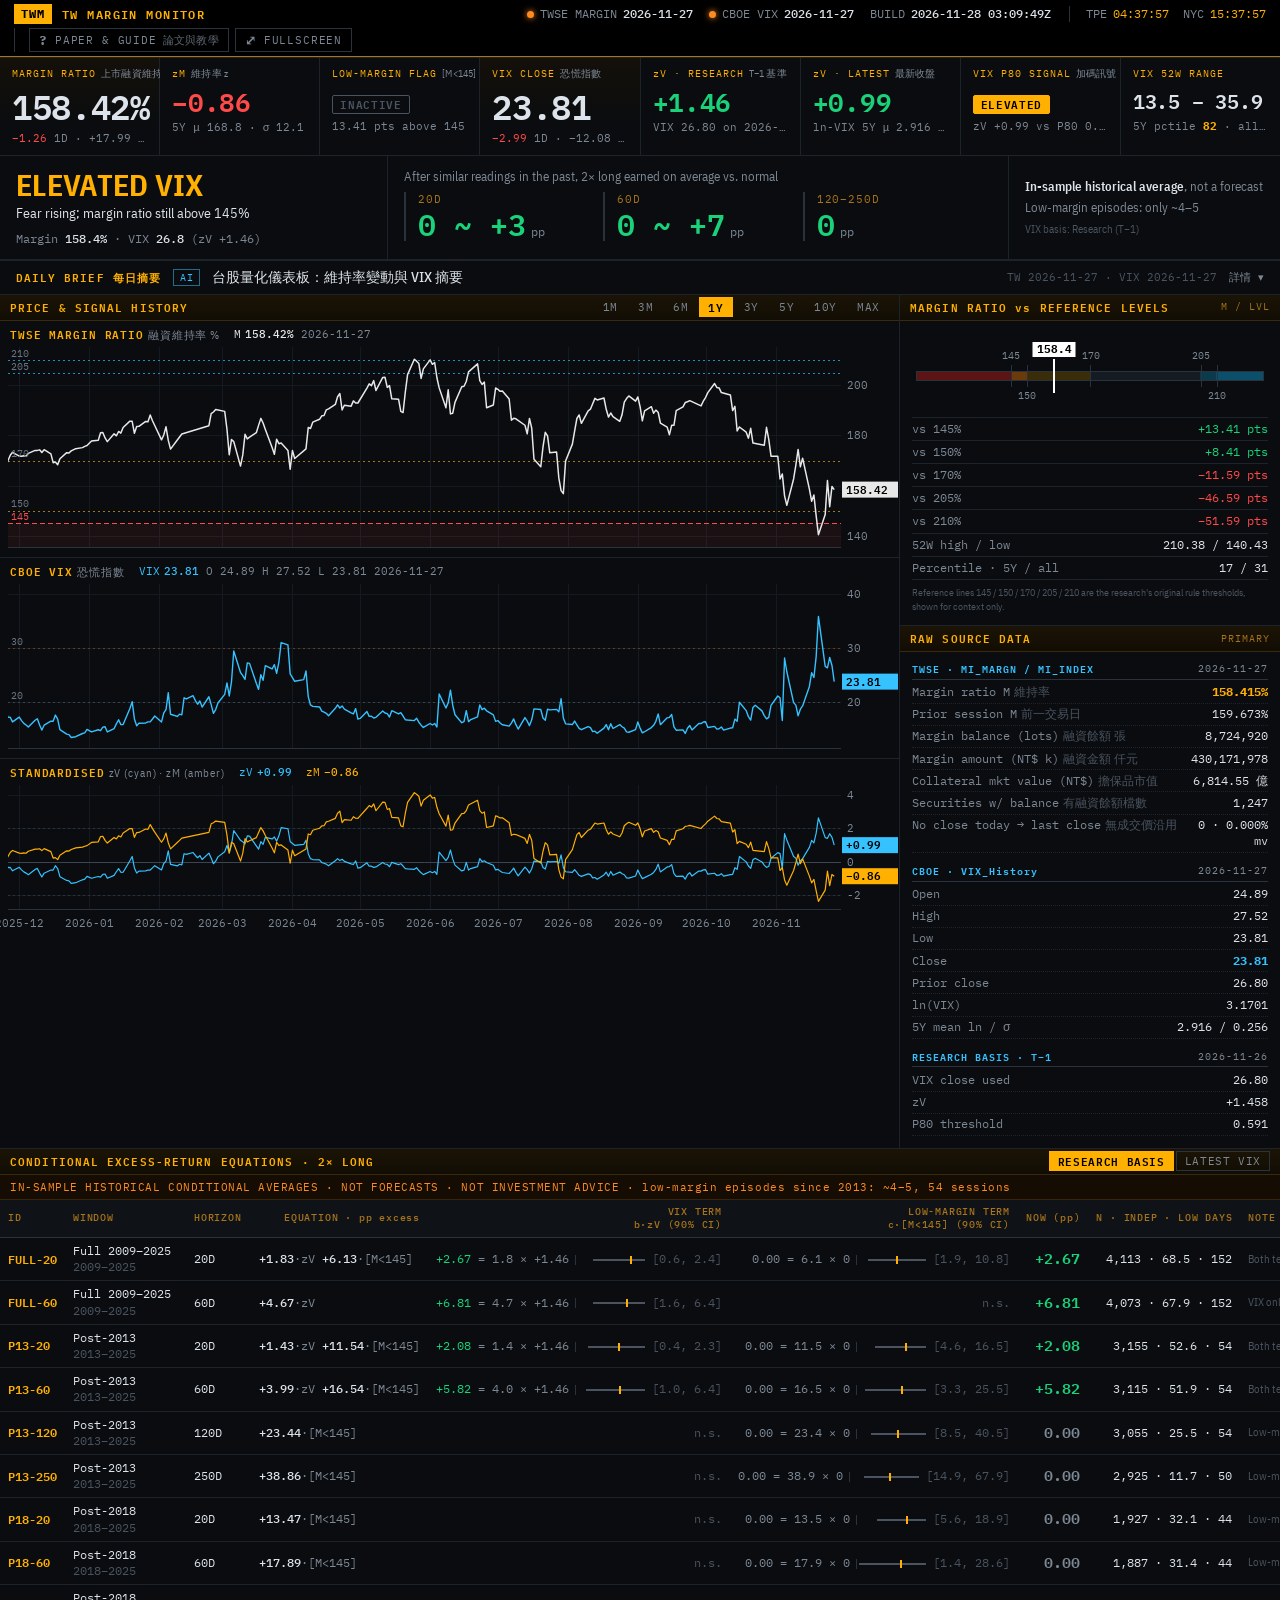
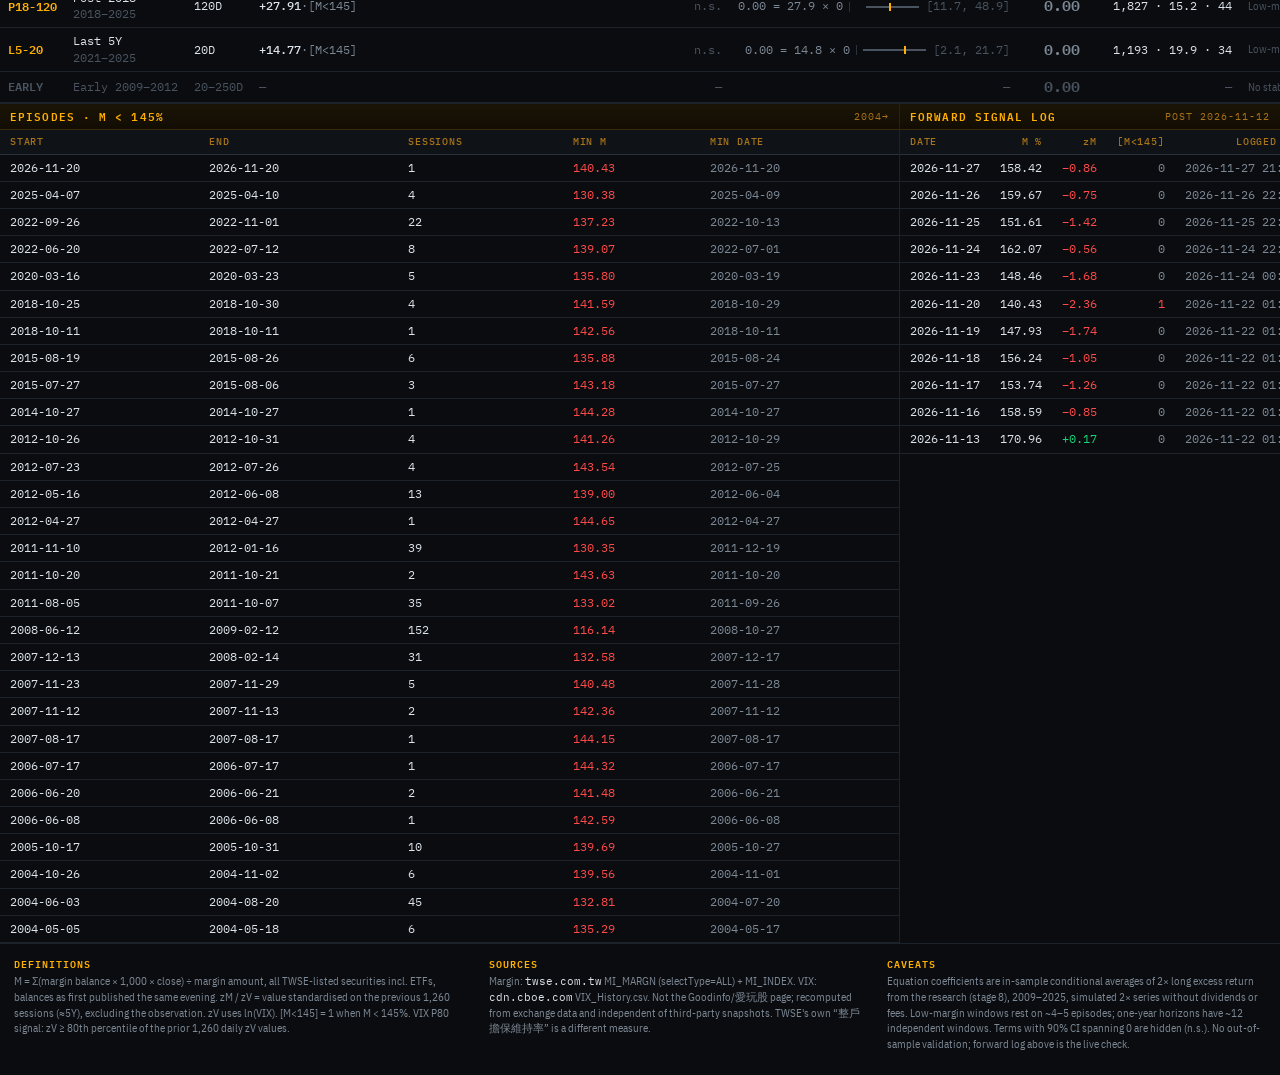
<file: site/index.html>
<!doctype html>
<html lang="en">
<head>
<meta charset="utf-8">
<meta name="viewport" content="width=device-width, initial-scale=1">
<title>TW Margin Monitor</title>
<meta name="description" content="Taiwan listed-market margin maintenance ratio and VIX monitor with regime-conditional excess-return equations.">
<link rel="preconnect" href="https://fonts.googleapis.com">
<link rel="preconnect" href="https://fonts.gstatic.com" crossorigin>
<link href="https://fonts.googleapis.com/css2?family=IBM+Plex+Mono:wght@400;500;600;700&family=IBM+Plex+Sans+Condensed:wght@400;500;600&display=swap" rel="stylesheet">
<link rel="stylesheet" href="style.css">
</head>
<body>
<div class="app" id="app">

  <!-- ===== COMMAND BAR ===== -->
  <header class="cmdbar">
    <div class="brand"><span class="brand-box">TWM</span><span class="brand-name">TW MARGIN MONITOR</span><span class="brand-sub">Margin ratio · VIX · Conditional equations</span></div>
    <div class="feeds" id="feeds"></div>
    <div class="clocks">
      <div class="clk"><span class="k">TPE</span><span id="clkTPE">--:--:--</span></div>
      <div class="clk"><span class="k">NYC</span><span id="clkNYC">--:--:--</span></div>
    </div>
    <nav class="tools" aria-label="Page tools">
      <a class="tbtn" href="guide.html" title="Research paper and how-to-read guide"><span class="ico">?</span><span class="lab">PAPER &amp; GUIDE<i>論文與教學</i></span></a>
      <button class="tbtn" id="fsBtn" type="button" aria-pressed="false" title="Enter fullscreen (F)"><span class="ico">⤢</span><span class="lab">FULLSCREEN</span></button>
    </nav>
  </header>

  <!-- ===== STATUS STRIP ===== -->
  <section class="strip" id="strip" aria-label="Key readings"></section>

  <!-- ===== OUTPUT SUMMARY ===== -->
  <section class="sum" id="summary" aria-label="Equation output summary"></section>

  <!-- ===== DAILY BRIEF ===== -->
  <section class="brief" id="brief" aria-label="Daily brief" hidden></section>

  <!-- ===== MAIN GRID ===== -->
  <main class="grid">

    <section class="panel charts" aria-label="Charts">
      <div class="ptitle">
        <span class="pt">PRICE &amp; SIGNAL HISTORY</span>
        <span class="range" id="range" role="tablist" aria-label="Range"></span>
      </div>
      <div class="chartwrap" id="chartwrap">
        <div class="pane" id="pane1"><canvas></canvas><div class="legend"></div></div>
        <div class="pane" id="pane2"><canvas></canvas><div class="legend"></div></div>
        <div class="pane" id="pane3"><canvas></canvas><div class="legend"></div></div>
      </div>
    </section>

    <aside class="side">
      <section class="panel" id="ladder">
        <div class="ptitle"><span class="pt">MARGIN RATIO vs REFERENCE LEVELS</span><span class="pc">M / LVL</span></div>
        <div class="pbody" id="ladderBody"></div>
      </section>
      <section class="panel" id="raw">
        <div class="ptitle"><span class="pt">RAW SOURCE DATA</span><span class="pc">PRIMARY</span></div>
        <div class="pbody" id="rawBody"></div>
      </section>
    </aside>

    <section class="panel models" id="models">
      <div class="ptitle">
        <span class="pt">CONDITIONAL EXCESS-RETURN EQUATIONS · 2× LONG</span>
        <span class="seg" id="basis" role="tablist" aria-label="VIX basis">
          <button data-b="research" class="on" title="Strict research definition: VIX of the last US session before the Taiwan date">RESEARCH BASIS</button>
          <button data-b="latest" title="Most recent VIX close available now">LATEST VIX</button>
        </span>
      </div>
      <div class="warn">IN-SAMPLE HISTORICAL CONDITIONAL AVERAGES &middot; NOT FORECASTS &middot; NOT INVESTMENT ADVICE &middot; low-margin episodes since 2013: ~4–5, 54 sessions</div>
      <div class="tablewrap"><table id="mtable"></table></div>
    </section>

    <section class="panel episodes" id="episodes">
      <div class="ptitle"><span class="pt">EPISODES · M &lt; 145%</span><span class="pc">2004→</span></div>
      <div class="tablewrap"><table id="etable"></table></div>
    </section>

    <section class="panel forward" id="forward">
      <div class="ptitle"><span class="pt">FORWARD SIGNAL LOG</span><span class="pc">POST 2026-11-12</span></div>
      <div class="tablewrap"><table id="ftable"></table></div>
    </section>

  </main>

  <footer class="foot" id="foot"></footer>
</div>
<script src="app.js"></script>
<script src="summary.js"></script>
<script src="brief.js"></script>
<script src="ui.js"></script>
</body>
</html>
</file>
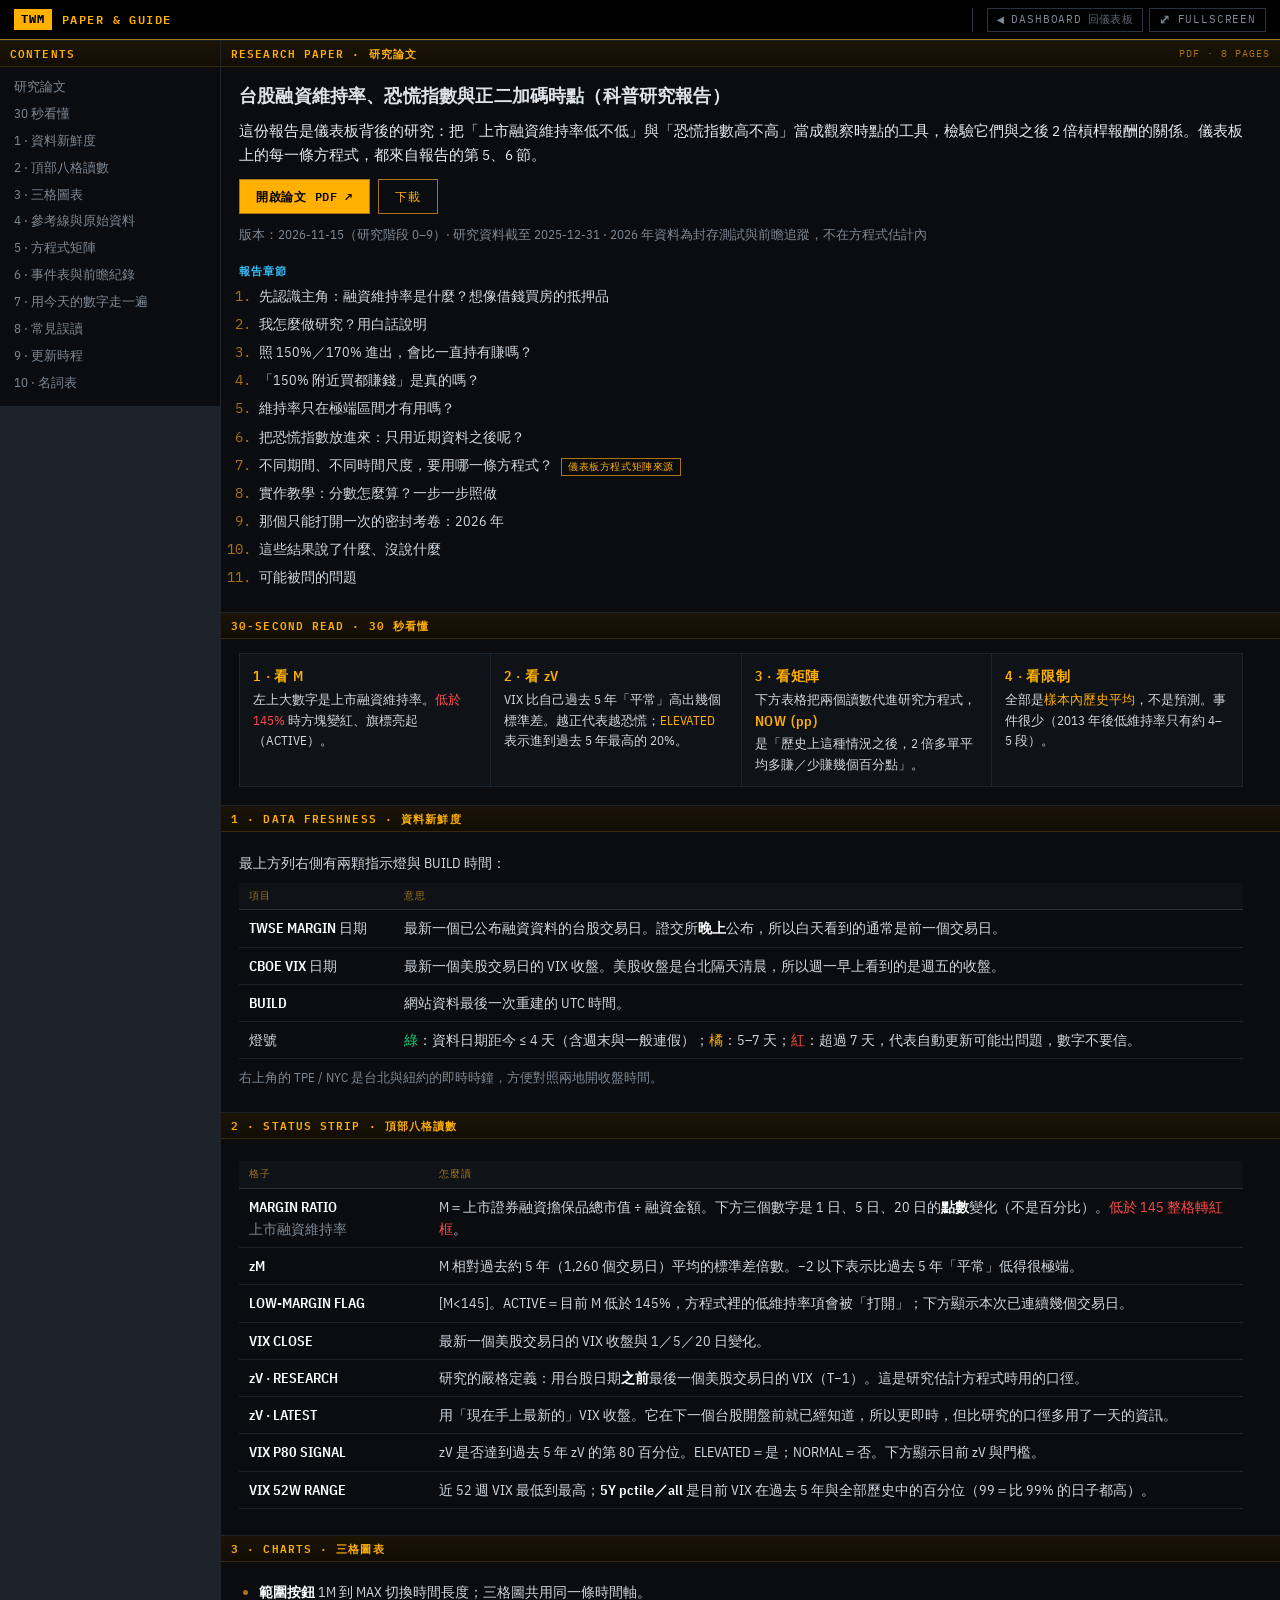
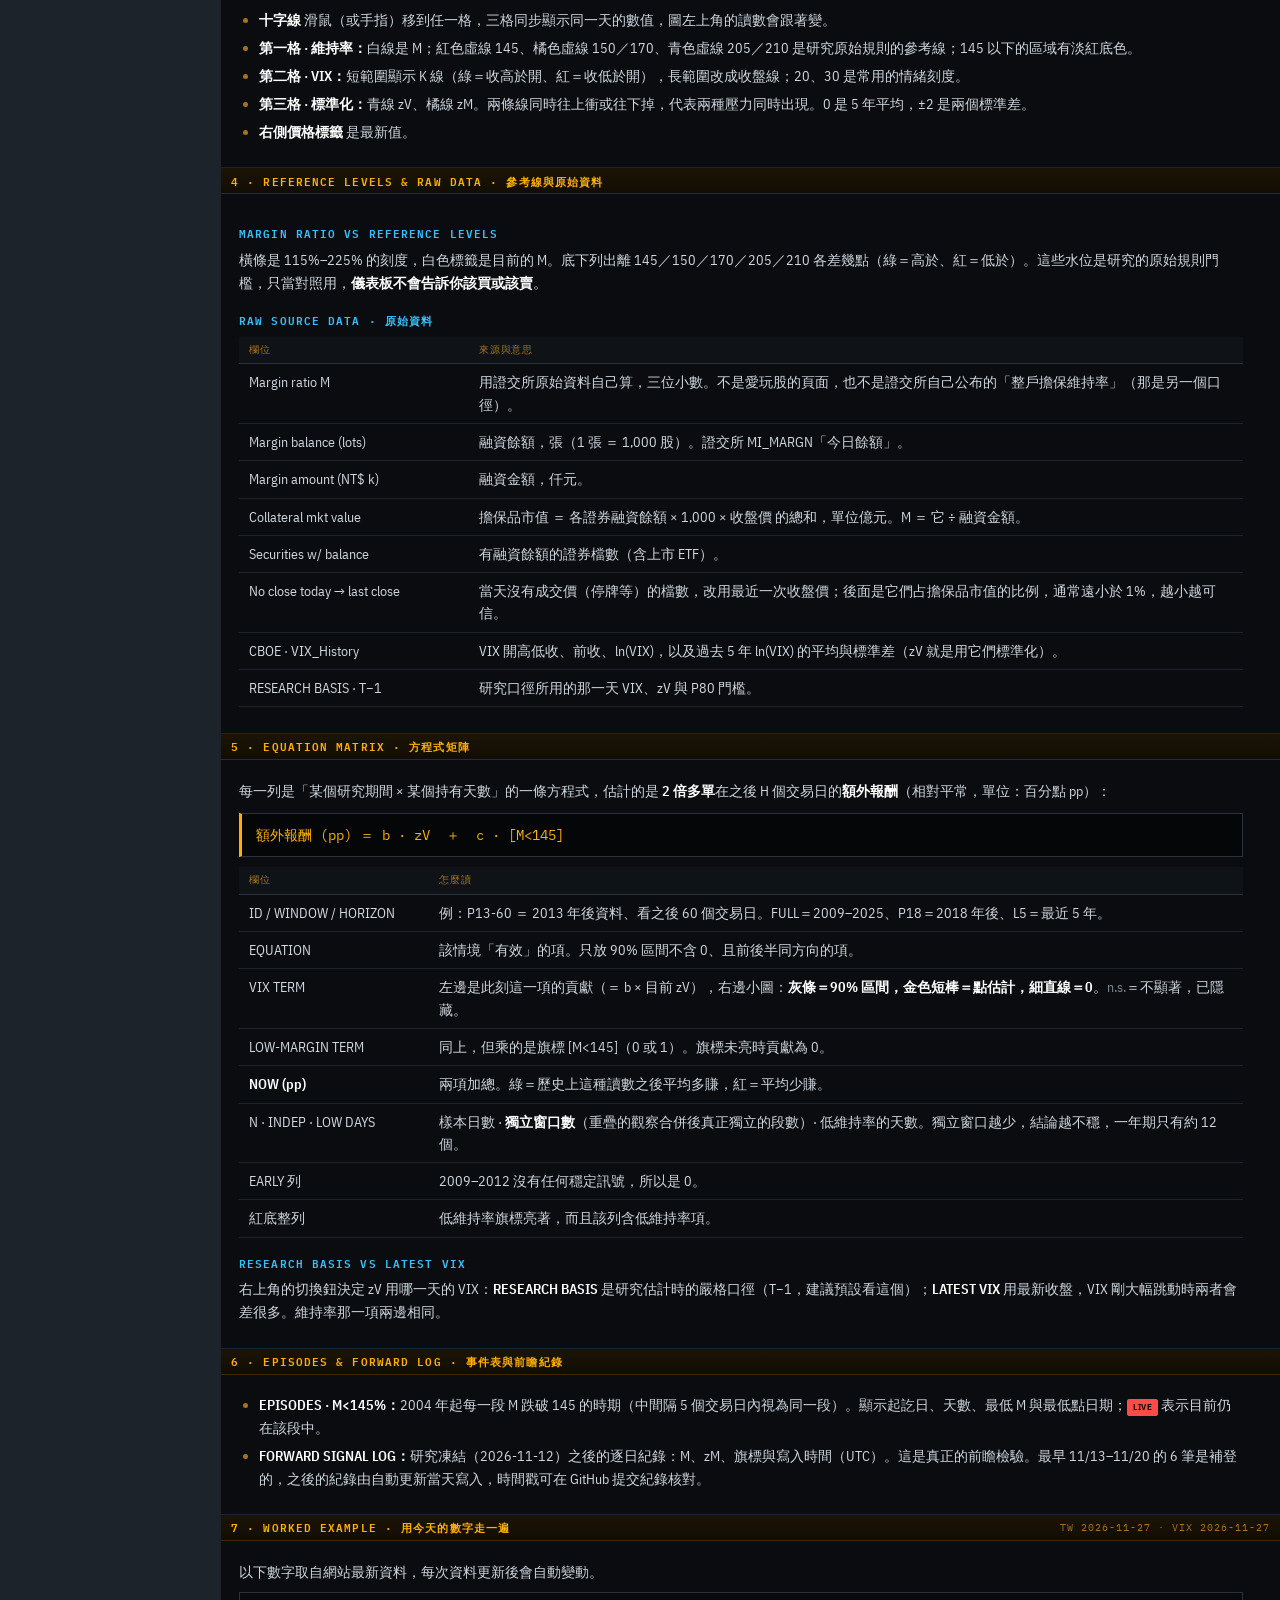
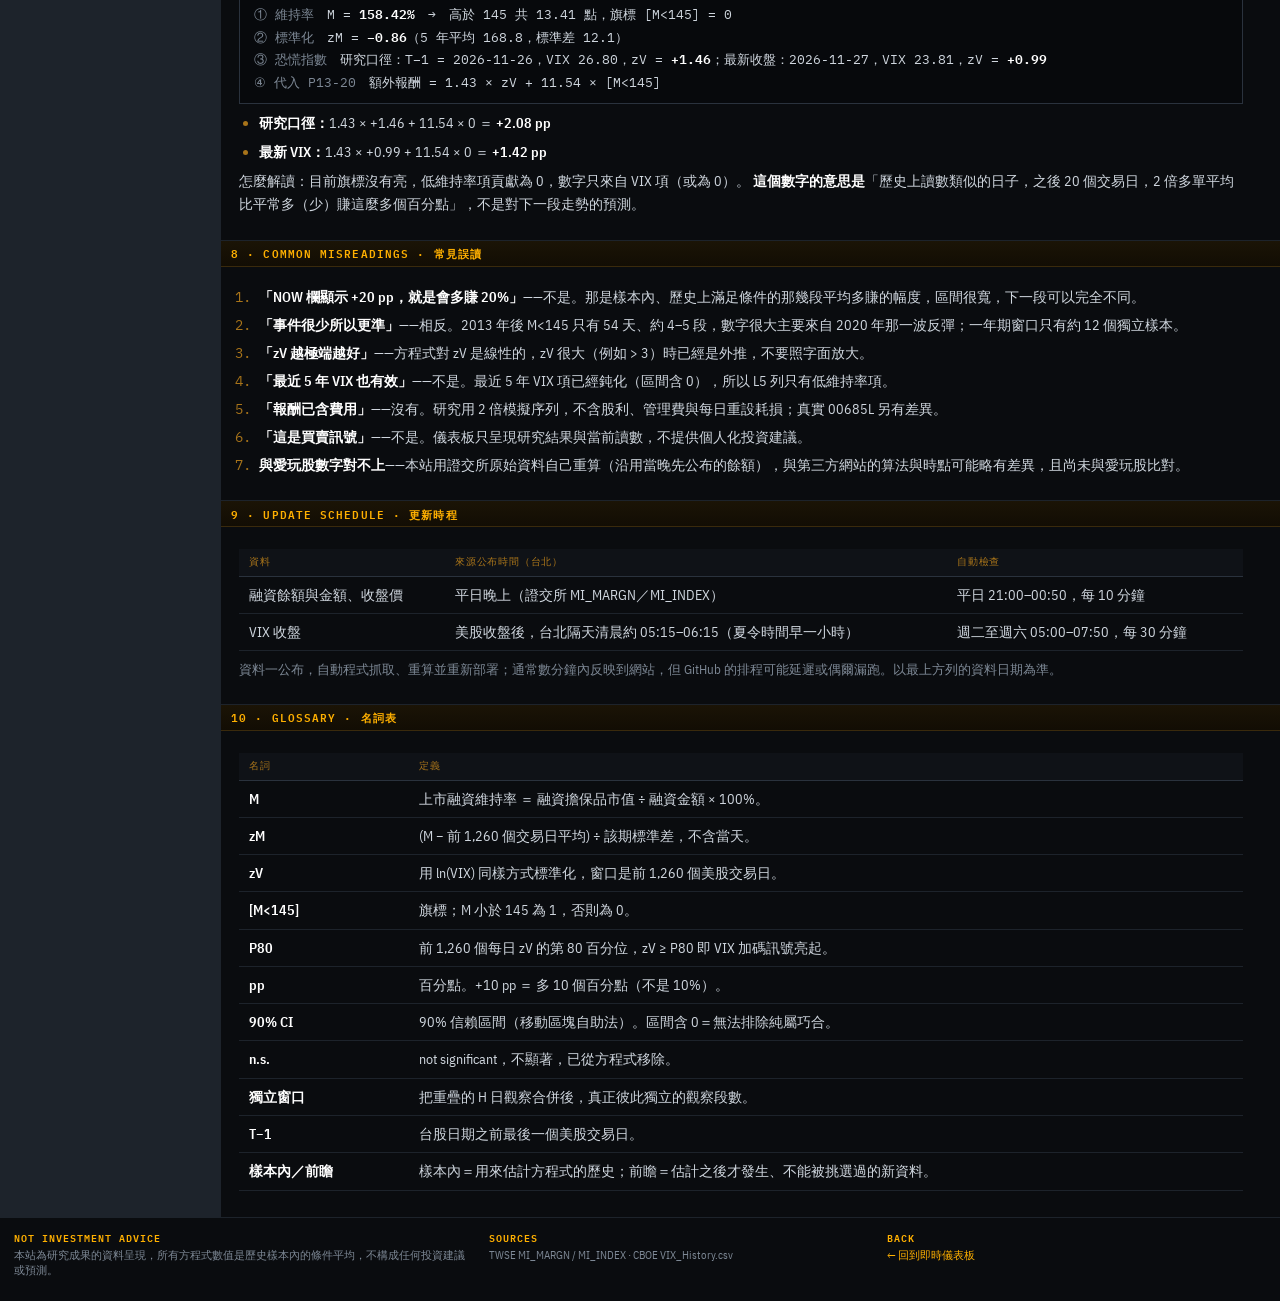
<file: site/guide.html>
<!doctype html>
<html lang="zh-Hant">
<head>
<meta charset="utf-8">
<meta name="viewport" content="width=device-width, initial-scale=1">
<title>Paper &amp; Guide · TW Margin Monitor</title>
<meta name="description" content="Research paper and a step-by-step guide to reading the TW Margin Monitor dashboard.">
<link rel="preconnect" href="https://fonts.googleapis.com">
<link rel="preconnect" href="https://fonts.gstatic.com" crossorigin>
<link href="https://fonts.googleapis.com/css2?family=IBM+Plex+Mono:wght@400;500;600;700&family=IBM+Plex+Sans+Condensed:wght@400;500;600&display=swap" rel="stylesheet">
<link rel="stylesheet" href="style.css">
<link rel="stylesheet" href="guide.css">
</head>
<body>
<div class="app">

  <header class="cmdbar">
    <div class="brand"><span class="brand-box">TWM</span><span class="brand-name">PAPER &amp; GUIDE</span><span class="brand-sub">研究論文 · 儀表板教學</span></div>
    <nav class="tools" aria-label="Page tools" style="margin-left:auto">
      <a class="tbtn" href="./" title="Back to the live dashboard"><span class="ico">◂</span><span class="lab">DASHBOARD<i>回儀表板</i></span></a>
      <button class="tbtn" id="fsBtn" type="button" aria-pressed="false" title="Enter fullscreen (F)"><span class="ico">⤢</span><span class="lab">FULLSCREEN</span></button>
    </nav>
  </header>

  <div class="gwrap">
    <nav class="toc panel" aria-label="Contents">
      <div class="ptitle"><span class="pt">CONTENTS</span></div>
      <ol>
        <li><a href="#paper">研究論文</a></li>
        <li><a href="#quick">30 秒看懂</a></li>
        <li><a href="#fresh">1 · 資料新鮮度</a></li>
        <li><a href="#strip">2 · 頂部八格讀數</a></li>
        <li><a href="#charts">3 · 三格圖表</a></li>
        <li><a href="#side">4 · 參考線與原始資料</a></li>
        <li><a href="#matrix">5 · 方程式矩陣</a></li>
        <li><a href="#logs">6 · 事件表與前瞻紀錄</a></li>
        <li><a href="#example">7 · 用今天的數字走一遍</a></li>
        <li><a href="#pitfalls">8 · 常見誤讀</a></li>
        <li><a href="#sched">9 · 更新時程</a></li>
        <li><a href="#gloss">10 · 名詞表</a></li>
      </ol>
    </nav>

    <main class="gmain">

      <!-- ============ PAPER ============ -->
      <section class="panel" id="paper">
        <div class="ptitle"><span class="pt">RESEARCH PAPER · 研究論文</span><span class="pc">PDF · 8 PAGES</span></div>
        <div class="gbody">
          <h2>台股融資維持率、恐慌指數與正二加碼時點（科普研究報告）</h2>
          <p class="lead">這份報告是儀表板背後的研究：把「上市融資維持率低不低」與「恐慌指數高不高」當成觀察時點的工具，檢驗它們與之後 2 倍槓桿報酬的關係。儀表板上的每一條方程式，都來自報告的第 5、6 節。</p>
          <div class="btnrow">
            <a class="gbtn primary" href="docs/TW_Margin_Shock_Popular_Report.pdf" target="_blank" rel="noopener">開啟論文 PDF ↗</a>
            <a class="gbtn" href="docs/TW_Margin_Shock_Popular_Report.pdf" download>下載</a>
          </div>
          <div class="meta">版本：2026-11-15（研究階段 0–9）· 研究資料截至 2025-12-31 · 2026 年資料為封存測試與前瞻追蹤，不在方程式估計內</div>
          <h3>報告章節</h3>
          <ol class="plain">
            <li>先認識主角：融資維持率是什麼？想像借錢買房的抵押品</li>
            <li>我怎麼做研究？用白話說明</li>
            <li>照 150%／170% 進出，會比一直持有賺嗎？</li>
            <li>「150% 附近買都賺錢」是真的嗎？</li>
            <li>維持率只在極端區間才有用嗎？</li>
            <li>把恐慌指數放進來：只用近期資料之後呢？</li>
            <li>不同期間、不同時間尺度，要用哪一條方程式？<span class="tag">儀表板方程式矩陣來源</span></li>
            <li>實作教學：分數怎麼算？一步一步照做</li>
            <li>那個只能打開一次的密封考卷：2026 年</li>
            <li>這些結果說了什麼、沒說什麼</li>
            <li>可能被問的問題</li>
          </ol>
        </div>
      </section>

      <!-- ============ QUICK ============ -->
      <section class="panel" id="quick">
        <div class="ptitle"><span class="pt">30-SECOND READ · 30 秒看懂</span></div>
        <div class="gbody">
          <div class="cards">
            <div class="card"><b>1 · 看 M</b><p>左上大數字是上市融資維持率。<span class="dn">低於 145%</span> 時方塊變紅、旗標亮起（ACTIVE）。</p></div>
            <div class="card"><b>2 · 看 zV</b><p>VIX 比自己過去 5 年「平常」高出幾個標準差。越正代表越恐慌；<span class="am">ELEVATED</span> 表示進到過去 5 年最高的 20%。</p></div>
            <div class="card"><b>3 · 看矩陣</b><p>下方表格把兩個讀數代進研究方程式，<b>NOW (pp)</b> 是「歷史上這種情況之後，2 倍多單平均多賺／少賺幾個百分點」。</p></div>
            <div class="card"><b>4 · 看限制</b><p>全部是<span class="am">樣本內歷史平均</span>，不是預測。事件很少（2013 年後低維持率只有約 4–5 段）。</p></div>
          </div>
        </div>
      </section>

      <!-- ============ 1 FRESH ============ -->
      <section class="panel" id="fresh">
        <div class="ptitle"><span class="pt">1 · DATA FRESHNESS · 資料新鮮度</span></div>
        <div class="gbody">
          <p>最上方列右側有兩顆指示燈與 BUILD 時間：</p>
          <table class="gt">
            <tr><th>項目</th><th>意思</th></tr>
            <tr><td><b>TWSE MARGIN</b> 日期</td><td>最新一個已公布融資資料的台股交易日。證交所<b>晚上</b>公布，所以白天看到的通常是前一個交易日。</td></tr>
            <tr><td><b>CBOE VIX</b> 日期</td><td>最新一個美股交易日的 VIX 收盤。美股收盤是台北隔天清晨，所以週一早上看到的是週五的收盤。</td></tr>
            <tr><td><b>BUILD</b></td><td>網站資料最後一次重建的 UTC 時間。</td></tr>
            <tr><td>燈號</td><td><span class="up">綠</span>：資料日期距今 ≤ 4 天（含週末與一般連假）；<span class="am">橘</span>：5–7 天；<span class="dn">紅</span>：超過 7 天，代表自動更新可能出問題，數字不要信。</td></tr>
          </table>
          <p class="note">右上角的 TPE / NYC 是台北與紐約的即時時鐘，方便對照兩地開收盤時間。</p>
        </div>
      </section>

      <!-- ============ 2 STRIP ============ -->
      <section class="panel" id="strip">
        <div class="ptitle"><span class="pt">2 · STATUS STRIP · 頂部八格讀數</span></div>
        <div class="gbody">
          <table class="gt">
            <tr><th style="width:190px">格子</th><th>怎麼讀</th></tr>
            <tr><td><b>MARGIN RATIO</b><br><span class="mu">上市融資維持率</span></td><td>M＝上市證券融資擔保品總市值 ÷ 融資金額。下方三個數字是 1 日、5 日、20 日的<b>點數</b>變化（不是百分比）。<span class="dn">低於 145 整格轉紅框</span>。</td></tr>
            <tr><td><b>zM</b></td><td>M 相對過去約 5 年（1,260 個交易日）平均的標準差倍數。−2 以下表示比過去 5 年「平常」低得很極端。</td></tr>
            <tr><td><b>LOW-MARGIN FLAG</b></td><td>[M&lt;145]。ACTIVE＝目前 M 低於 145%，方程式裡的低維持率項會被「打開」；下方顯示本次已連續幾個交易日。</td></tr>
            <tr><td><b>VIX CLOSE</b></td><td>最新一個美股交易日的 VIX 收盤與 1／5／20 日變化。</td></tr>
            <tr><td><b>zV · RESEARCH</b></td><td>研究的嚴格定義：用台股日期<b>之前</b>最後一個美股交易日的 VIX（T−1）。這是研究估計方程式時用的口徑。</td></tr>
            <tr><td><b>zV · LATEST</b></td><td>用「現在手上最新的」VIX 收盤。它在下一個台股開盤前就已經知道，所以更即時，但比研究的口徑多用了一天的資訊。</td></tr>
            <tr><td><b>VIX P80 SIGNAL</b></td><td>zV 是否達到過去 5 年 zV 的第 80 百分位。ELEVATED＝是；NORMAL＝否。下方顯示目前 zV 與門檻。</td></tr>
            <tr><td><b>VIX 52W RANGE</b></td><td>近 52 週 VIX 最低到最高；<b>5Y pctile／all</b> 是目前 VIX 在過去 5 年與全部歷史中的百分位（99＝比 99% 的日子都高）。</td></tr>
          </table>
        </div>
      </section>

      <!-- ============ 3 CHARTS ============ -->
      <section class="panel" id="charts">
        <div class="ptitle"><span class="pt">3 · CHARTS · 三格圖表</span></div>
        <div class="gbody">
          <ul class="plain">
            <li><b>範圍按鈕</b> 1M 到 MAX 切換時間長度；三格圖共用同一條時間軸。</li>
            <li><b>十字線</b> 滑鼠（或手指）移到任一格，三格同步顯示同一天的數值，圖左上角的讀數會跟著變。</li>
            <li><b>第一格 · 維持率：</b>白線是 M；紅色虛線 145、橘色虛線 150／170、青色虛線 205／210 是研究原始規則的參考線；145 以下的區域有淡紅底色。</li>
            <li><b>第二格 · VIX：</b>短範圍顯示 K 線（綠＝收高於開、紅＝收低於開），長範圍改成收盤線；20、30 是常用的情緒刻度。</li>
            <li><b>第三格 · 標準化：</b>青線 zV、橘線 zM。兩條線同時往上衝或往下掉，代表兩種壓力同時出現。0 是 5 年平均，±2 是兩個標準差。</li>
            <li><b>右側價格標籤</b> 是最新值。</li>
          </ul>
        </div>
      </section>

      <!-- ============ 4 SIDE ============ -->
      <section class="panel" id="side">
        <div class="ptitle"><span class="pt">4 · REFERENCE LEVELS &amp; RAW DATA · 參考線與原始資料</span></div>
        <div class="gbody">
          <h3>MARGIN RATIO vs REFERENCE LEVELS</h3>
          <p>橫條是 115%–225% 的刻度，白色標籤是目前的 M。底下列出離 145／150／170／205／210 各差幾點（綠＝高於、紅＝低於）。這些水位是研究的原始規則門檻，只當對照用，<b>儀表板不會告訴你該買或該賣</b>。</p>
          <h3>RAW SOURCE DATA · 原始資料</h3>
          <table class="gt">
            <tr><th style="width:230px">欄位</th><th>來源與意思</th></tr>
            <tr><td>Margin ratio M</td><td>用證交所原始資料自己算，三位小數。不是愛玩股的頁面，也不是證交所自己公布的「整戶擔保維持率」（那是另一個口徑）。</td></tr>
            <tr><td>Margin balance (lots)</td><td>融資餘額，張（1 張 ＝ 1,000 股）。證交所 MI_MARGN「今日餘額」。</td></tr>
            <tr><td>Margin amount (NT$ k)</td><td>融資金額，仟元。</td></tr>
            <tr><td>Collateral mkt value</td><td>擔保品市值 ＝ 各證券融資餘額 × 1,000 × 收盤價 的總和，單位億元。M ＝ 它 ÷ 融資金額。</td></tr>
            <tr><td>Securities w/ balance</td><td>有融資餘額的證券檔數（含上市 ETF）。</td></tr>
            <tr><td>No close today → last close</td><td>當天沒有成交價（停牌等）的檔數，改用最近一次收盤價；後面是它們占擔保品市值的比例，通常遠小於 1%，越小越可信。</td></tr>
            <tr><td>CBOE · VIX_History</td><td>VIX 開高低收、前收、ln(VIX)，以及過去 5 年 ln(VIX) 的平均與標準差（zV 就是用它們標準化）。</td></tr>
            <tr><td>RESEARCH BASIS · T−1</td><td>研究口徑所用的那一天 VIX、zV 與 P80 門檻。</td></tr>
          </table>
        </div>
      </section>

      <!-- ============ 5 MATRIX ============ -->
      <section class="panel" id="matrix">
        <div class="ptitle"><span class="pt">5 · EQUATION MATRIX · 方程式矩陣</span></div>
        <div class="gbody">
          <p>每一列是「某個研究期間 × 某個持有天數」的一條方程式，估計的是 <b>2 倍多單</b>在之後 H 個交易日的<b>額外報酬</b>（相對平常，單位：百分點 pp）：</p>
          <pre class="eq">額外報酬 (pp) ＝ b · zV  ＋  c · [M&lt;145]</pre>
          <table class="gt">
            <tr><th style="width:190px">欄位</th><th>怎麼讀</th></tr>
            <tr><td>ID / WINDOW / HORIZON</td><td>例：P13-60 ＝ 2013 年後資料、看之後 60 個交易日。FULL＝2009–2025、P18＝2018 年後、L5＝最近 5 年。</td></tr>
            <tr><td>EQUATION</td><td>該情境「有效」的項。只放 90% 區間不含 0、且前後半同方向的項。</td></tr>
            <tr><td>VIX TERM</td><td>左邊是此刻這一項的貢獻（＝ b × 目前 zV），右邊小圖：<b>灰條＝90% 區間，金色短棒＝點估計，細直線＝0</b>。<span class="mu">n.s.</span>＝不顯著，已隱藏。</td></tr>
            <tr><td>LOW-MARGIN TERM</td><td>同上，但乘的是旗標 [M&lt;145]（0 或 1）。旗標未亮時貢獻為 0。</td></tr>
            <tr><td><b>NOW (pp)</b></td><td>兩項加總。綠＝歷史上這種讀數之後平均多賺，紅＝平均少賺。</td></tr>
            <tr><td>N · INDEP · LOW DAYS</td><td>樣本日數 · <b>獨立窗口數</b>（重疊的觀察合併後真正獨立的段數）· 低維持率的天數。獨立窗口越少，結論越不穩，一年期只有約 12 個。</td></tr>
            <tr><td>EARLY 列</td><td>2009–2012 沒有任何穩定訊號，所以是 0。</td></tr>
            <tr><td>紅底整列</td><td>低維持率旗標亮著，而且該列含低維持率項。</td></tr>
          </table>
          <h3>RESEARCH BASIS vs LATEST VIX</h3>
          <p>右上角的切換鈕決定 zV 用哪一天的 VIX：<b>RESEARCH BASIS</b> 是研究估計時的嚴格口徑（T−1，建議預設看這個）；<b>LATEST VIX</b> 用最新收盤，VIX 剛大幅跳動時兩者會差很多。維持率那一項兩邊相同。</p>
        </div>
      </section>

      <!-- ============ 6 LOGS ============ -->
      <section class="panel" id="logs">
        <div class="ptitle"><span class="pt">6 · EPISODES &amp; FORWARD LOG · 事件表與前瞻紀錄</span></div>
        <div class="gbody">
          <ul class="plain">
            <li><b>EPISODES · M&lt;145%：</b>2004 年起每一段 M 跌破 145 的時期（中間隔 5 個交易日內視為同一段）。顯示起訖日、天數、最低 M 與最低點日期；<span class="pill on" style="font-size:9px;padding:0 5px">LIVE</span> 表示目前仍在該段中。</li>
            <li><b>FORWARD SIGNAL LOG：</b>研究凍結（2026-11-12）之後的逐日紀錄：M、zM、旗標與寫入時間（UTC）。這是真正的前瞻檢驗。最早 11/13–11/20 的 6 筆是補登的，之後的紀錄由自動更新當天寫入，時間戳可在 GitHub 提交紀錄核對。</li>
          </ul>
        </div>
      </section>

      <!-- ============ 7 EXAMPLE ============ -->
      <section class="panel" id="example">
        <div class="ptitle"><span class="pt">7 · WORKED EXAMPLE · 用今天的數字走一遍</span><span class="pc" id="exDate">LIVE</span></div>
        <div class="gbody" id="exBody"><p class="mu">載入即時數字中…（需要透過網址開啟本頁，不能直接用檔案開啟）</p></div>
      </section>

      <!-- ============ 8 PITFALLS ============ -->
      <section class="panel" id="pitfalls">
        <div class="ptitle"><span class="pt">8 · COMMON MISREADINGS · 常見誤讀</span></div>
        <div class="gbody">
          <ol class="plain">
            <li><b>「NOW 欄顯示 +20 pp，就是會多賺 20%」</b>——不是。那是樣本內、歷史上滿足條件的那幾段平均多賺的幅度，區間很寬，下一段可以完全不同。</li>
            <li><b>「事件很少所以更準」</b>——相反。2013 年後 M&lt;145 只有 54 天、約 4–5 段，數字很大主要來自 2020 年那一波反彈；一年期窗口只有約 12 個獨立樣本。</li>
            <li><b>「zV 越極端越好」</b>——方程式對 zV 是線性的，zV 很大（例如 &gt; 3）時已經是外推，不要照字面放大。</li>
            <li><b>「最近 5 年 VIX 也有效」</b>——不是。最近 5 年 VIX 項已經鈍化（區間含 0），所以 L5 列只有低維持率項。</li>
            <li><b>「報酬已含費用」</b>——沒有。研究用 2 倍模擬序列，不含股利、管理費與每日重設耗損；真實 00685L 另有差異。</li>
            <li><b>「這是買賣訊號」</b>——不是。儀表板只呈現研究結果與當前讀數，不提供個人化投資建議。</li>
            <li><b>與愛玩股數字對不上</b>——本站用證交所原始資料自己重算（沿用當晚先公布的餘額），與第三方網站的算法與時點可能略有差異，且尚未與愛玩股比對。</li>
          </ol>
        </div>
      </section>

      <!-- ============ 9 SCHEDULE ============ -->
      <section class="panel" id="sched">
        <div class="ptitle"><span class="pt">9 · UPDATE SCHEDULE · 更新時程</span></div>
        <div class="gbody">
          <table class="gt">
            <tr><th>資料</th><th>來源公布時間（台北）</th><th>自動檢查</th></tr>
            <tr><td>融資餘額與金額、收盤價</td><td>平日晚上（證交所 MI_MARGN／MI_INDEX）</td><td>平日 21:00–00:50，每 10 分鐘</td></tr>
            <tr><td>VIX 收盤</td><td>美股收盤後，台北隔天清晨約 05:15–06:15（夏令時間早一小時）</td><td>週二至週六 05:00–07:50，每 30 分鐘</td></tr>
          </table>
          <p class="note">資料一公布，自動程式抓取、重算並重新部署；通常數分鐘內反映到網站，但 GitHub 的排程可能延遲或偶爾漏跑。以最上方列的資料日期為準。</p>
        </div>
      </section>

      <!-- ============ 10 GLOSSARY ============ -->
      <section class="panel" id="gloss">
        <div class="ptitle"><span class="pt">10 · GLOSSARY · 名詞表</span></div>
        <div class="gbody">
          <table class="gt">
            <tr><th style="width:170px">名詞</th><th>定義</th></tr>
            <tr><td><b>M</b></td><td>上市融資維持率 ＝ 融資擔保品市值 ÷ 融資金額 × 100%。</td></tr>
            <tr><td><b>zM</b></td><td>(M − 前 1,260 個交易日平均) ÷ 該期標準差，不含當天。</td></tr>
            <tr><td><b>zV</b></td><td>用 ln(VIX) 同樣方式標準化，窗口是前 1,260 個美股交易日。</td></tr>
            <tr><td><b>[M&lt;145]</b></td><td>旗標；M 小於 145 為 1，否則為 0。</td></tr>
            <tr><td><b>P80</b></td><td>前 1,260 個每日 zV 的第 80 百分位，zV ≥ P80 即 VIX 加碼訊號亮起。</td></tr>
            <tr><td><b>pp</b></td><td>百分點。+10 pp ＝ 多 10 個百分點（不是 10%）。</td></tr>
            <tr><td><b>90% CI</b></td><td>90% 信賴區間（移動區塊自助法）。區間含 0＝無法排除純屬巧合。</td></tr>
            <tr><td><b>n.s.</b></td><td>not significant，不顯著，已從方程式移除。</td></tr>
            <tr><td><b>獨立窗口</b></td><td>把重疊的 H 日觀察合併後，真正彼此獨立的觀察段數。</td></tr>
            <tr><td><b>T−1</b></td><td>台股日期之前最後一個美股交易日。</td></tr>
            <tr><td><b>樣本內／前瞻</b></td><td>樣本內＝用來估計方程式的歷史；前瞻＝估計之後才發生、不能被挑選過的新資料。</td></tr>
          </table>
        </div>
      </section>

    </main>
  </div>

  <footer class="foot">
    <div><b>NOT INVESTMENT ADVICE</b>本站為研究成果的資料呈現，所有方程式數值是歷史樣本內的條件平均，不構成任何投資建議或預測。</div>
    <div><b>SOURCES</b>TWSE MI_MARGN / MI_INDEX · CBOE VIX_History.csv</div>
    <div><b>BACK</b><a href="./" class="lnk">← 回到即時儀表板</a></div>
  </footer>
</div>
<script src="ui.js"></script>
<script src="guide.js"></script>
</body>
</html>
</file>
<file: site/style.css>
:root{
  --bg:#000;
  --panel:#0a0c0f;
  --panel2:#0f1217;
  --line:#1d232b;
  --line2:#2a323d;
  --amber:#ffb000;
  --amber-dim:#a8741a;
  --txt:#dde3ea;
  --mute:#7d8895;
  --faint:#4a5460;
  --up:#19d27a;
  --dn:#ff4a4a;
  --cyan:#35c2ff;
  --warn:#ff8a1f;
  --mono:"IBM Plex Mono","JetBrains Mono",ui-monospace,"Cascadia Mono",Consolas,monospace;
  --cond:"IBM Plex Sans Condensed","Arial Narrow",Arial,sans-serif;
}
*{box-sizing:border-box;margin:0;padding:0}
html,body{background:var(--bg);color:var(--txt);font-family:var(--mono);font-size:12px;line-height:1.35;-webkit-font-smoothing:antialiased}
body{min-height:100vh}
.app{display:flex;flex-direction:column;gap:1px;background:var(--line);min-height:100vh;max-width:1760px;margin:0 auto}
button{font:inherit;color:inherit;background:none;border:0;cursor:pointer}
.num{font-variant-numeric:tabular-nums}

/* command bar */
.cmdbar{display:flex;align-items:center;gap:18px;background:#000;padding:0 14px;height:40px;border-bottom:1px solid var(--amber-dim)}
.brand{display:flex;align-items:center;gap:10px;white-space:nowrap}
.brand-box{background:var(--amber);color:#000;font-weight:700;padding:2px 7px;letter-spacing:.08em}
.brand-name{color:var(--amber);font-weight:600;letter-spacing:.12em}
.brand-sub{color:var(--mute);font-family:var(--cond);letter-spacing:.04em}
.feeds{display:flex;gap:16px;margin-left:auto;align-items:center;white-space:nowrap}
.feed{display:flex;align-items:center;gap:6px;color:var(--mute)}
.feed b{color:var(--txt);font-weight:500}
.led{width:7px;height:7px;border-radius:50%;background:var(--up);box-shadow:0 0 6px var(--up)}
.led.stale{background:var(--warn);box-shadow:0 0 6px var(--warn)}
.led.dead{background:var(--dn);box-shadow:0 0 6px var(--dn)}
.clocks{display:flex;gap:14px;padding-left:16px;border-left:1px solid var(--line2)}
.clk{display:flex;gap:6px;color:var(--amber)}
.clk .k{color:var(--mute)}

/* status strip */
.strip{display:grid;grid-template-columns:repeat(8,1fr);gap:1px;background:var(--line)}
.tile{background:var(--panel);padding:9px 12px 10px;min-width:0;position:relative}
.tile .lbl{color:var(--amber);font-size:10px;letter-spacing:.1em;white-space:nowrap}
.tile .lbl i{font-style:normal;color:var(--mute);font-family:var(--cond);letter-spacing:.02em;margin-left:5px}
.tile .val{font-size:26px;font-weight:600;letter-spacing:-.01em;margin:3px 0 1px;font-variant-numeric:tabular-nums;white-space:nowrap}
.tile .sub{color:var(--mute);font-size:11px;white-space:nowrap;overflow:hidden;text-overflow:ellipsis}
.tile.hero{background:linear-gradient(180deg,#14100a,#0a0c0f 70%)}
.tile.hero .val{font-size:34px}
.tile.alert{box-shadow:inset 0 0 0 1px var(--dn)}
.tile.alert .val{color:var(--dn)}
.up{color:var(--up)}.dn{color:var(--dn)}.am{color:var(--amber)}.cy{color:var(--cyan)}.mu{color:var(--mute)}
.pill{display:inline-block;padding:1px 7px;font-size:11px;font-weight:600;letter-spacing:.06em;border:1px solid currentColor;border-radius:2px}
.pill.on{background:var(--dn);color:#000;border-color:var(--dn);animation:pulse 2s ease-in-out infinite}
.pill.on.am{background:var(--amber);border-color:var(--amber)}
.pill.off{color:var(--faint)}
@keyframes pulse{50%{opacity:.62}}
@media (prefers-reduced-motion:reduce){.pill.on{animation:none}}

/* grid */
.grid{display:grid;grid-template-columns:minmax(0,1fr) 380px;grid-template-areas:"charts side" "models models" "episodes forward";gap:1px;background:var(--line)}
.charts{grid-area:charts}.side{grid-area:side;display:flex;flex-direction:column;gap:1px;background:var(--line)}
.models{grid-area:models}.episodes{grid-area:episodes}.forward{grid-area:forward}
.grid{grid-template-columns:minmax(0,1fr) 380px}
.episodes,.forward{}
.panel{background:var(--panel);min-width:0}
.ptitle{display:flex;align-items:center;gap:10px;height:26px;padding:0 10px;background:linear-gradient(180deg,#1b1406,#120d04);border-bottom:1px solid #3a2a0c}
.pt{color:var(--amber);font-weight:600;letter-spacing:.1em;font-size:11px;white-space:nowrap}
.pc{margin-left:auto;color:var(--amber-dim);font-size:10px;letter-spacing:.1em}
.pbody{padding:10px 12px 12px}

/* range + segmented */
.range,.seg{margin-left:auto;display:flex;gap:2px}
.range button,.seg button{padding:2px 8px;color:var(--mute);font-size:10.5px;letter-spacing:.06em;border:1px solid transparent}
.range button:hover,.seg button:hover{color:var(--txt)}
.range button.on,.seg button.on{color:#000;background:var(--amber);font-weight:600}
.seg button{border-color:var(--line2)}
.seg button.on{border-color:var(--amber)}

/* charts */
.chartwrap{display:flex;flex-direction:column;gap:1px;background:var(--line)}
.pane{position:relative;background:var(--panel);height:236px}
.pane:nth-child(2){height:200px}
.pane:nth-child(3){height:172px}
.pane canvas{position:absolute;inset:0;width:100%;height:100%;display:block;cursor:crosshair}
.legend{position:absolute;left:10px;top:6px;display:flex;gap:14px;pointer-events:none;font-size:11px;white-space:nowrap}
.legend .t{color:var(--amber);letter-spacing:.08em;font-weight:600}
.legend .t i{font-style:normal;color:var(--mute);font-weight:400;font-family:var(--cond);margin-left:4px}
.legend .it b{font-weight:500;margin-left:4px;font-variant-numeric:tabular-nums}

/* ladder */
.lad{position:relative;height:74px;margin:6px 4px 0}
.lad-bar{position:absolute;left:0;right:0;top:34px;height:10px;display:flex;border:1px solid var(--line2)}
.lad-bar span{display:block;height:100%}
.lad-tick{position:absolute;top:28px;width:1px;height:22px;background:var(--line2)}
.lad-tick em{position:absolute;top:-16px;left:50%;transform:translateX(-50%);font-style:normal;color:var(--mute);font-size:10px}
.lad-tick.lo em{top:24px}
.lad-tick.cur{background:#fff;width:2px;top:22px;height:34px}
.lad-tick.cur em{top:-17px;color:#000;background:#fff;padding:0 4px;font-weight:700;font-size:11px}
.lad-tick.cur::after{content:"";position:absolute;left:-4px;bottom:-6px;border:5px solid transparent;border-bottom:0;border-top:6px solid #fff;display:none}
table.dist{width:100%;border-collapse:collapse;margin-top:6px}
table.dist td{padding:3px 0;border-top:1px solid var(--line);font-variant-numeric:tabular-nums}
table.dist td:first-child{color:var(--mute)}
table.dist td:last-child{text-align:right}
.lvl-note{color:var(--faint);font-size:10px;margin-top:6px;font-family:var(--cond)}

/* raw */
.rawgrp{margin-bottom:11px}
.rawgrp:last-child{margin-bottom:0}
.rawgrp h4{font-weight:600;font-size:10px;letter-spacing:.1em;color:var(--cyan);padding-bottom:3px;border-bottom:1px solid var(--line2);margin-bottom:2px;display:flex;justify-content:space-between}
.rawgrp h4 span{color:var(--mute);font-weight:400}
.kv{display:flex;justify-content:space-between;gap:10px;padding:2.5px 0;border-bottom:1px dotted var(--line)}
.kv .k{color:var(--mute);white-space:nowrap}
.kv .k i{font-style:normal;font-family:var(--cond);color:var(--faint);margin-left:4px}
.kv .v{font-variant-numeric:tabular-nums;text-align:right;color:var(--txt)}

/* tables */
.warn{padding:5px 10px;color:var(--warn);font-size:10.5px;letter-spacing:.05em;background:#150d03;border-bottom:1px solid #3a2406}
.tablewrap{overflow-x:auto}
table{width:100%;border-collapse:collapse;font-variant-numeric:tabular-nums}
th{color:var(--amber-dim);font-weight:500;font-size:10px;letter-spacing:.08em;text-align:right;padding:5px 10px;border-bottom:1px solid var(--line2);white-space:nowrap;background:var(--panel2);position:sticky;top:0}
th:first-child,td:first-child{text-align:left}
td{padding:5px 10px;text-align:right;border-bottom:1px solid var(--line);white-space:nowrap}
tr:hover td{background:#10141a}
td.eq{color:var(--mute);text-align:left}
td.eq b{color:var(--txt);font-weight:500}
td.note{color:var(--faint);text-align:left;font-family:var(--cond);font-size:11px}
td .id{color:var(--amber);font-weight:600}
td .cnt{color:var(--faint)}
tr.active td{background:#160c0c}
tr.active:hover td{background:#1d1010}
.big{font-size:15px;font-weight:600}
.ci{display:inline-block;position:relative;width:70px;height:10px;vertical-align:middle;margin-left:6px}
.ci i{position:absolute;top:4px;height:2px;background:var(--faint)}
.ci b{position:absolute;top:1px;width:2px;height:8px;background:var(--amber)}
.ci u{position:absolute;top:0;width:1px;height:10px;background:var(--line2);text-decoration:none}
tr.early td{color:var(--faint)}
#mtable td,#mtable th{padding:5px 8px}
#mtable td:nth-child(-n+3),#mtable th:nth-child(-n+3){text-align:left}
#mtable td:nth-child(4){min-width:128px}
#etable td,#etable th{text-align:left}
.episodes,.forward{min-height:120px}
.empty{padding:16px 12px;color:var(--faint)}

/* footer */
.foot{background:var(--panel);padding:12px 14px 22px;color:var(--mute);font-size:10.5px;display:grid;grid-template-columns:1.2fr 1fr 1fr;gap:20px;font-family:var(--cond);line-height:1.5}
.foot b{color:var(--amber);font-family:var(--mono);font-size:10px;letter-spacing:.1em;display:block;margin-bottom:3px;font-weight:600}
.foot code{font-family:var(--mono);color:var(--txt)}

@media (max-width:1180px){
  .grid{grid-template-columns:1fr;grid-template-areas:"charts" "side" "models" "episodes" "forward"}
  .strip{grid-template-columns:repeat(4,1fr)}
  .side{flex-direction:row}.side .panel{flex:1;min-width:0}
  .foot{grid-template-columns:1fr}
  .cmdbar{height:auto;min-height:40px;flex-wrap:wrap;padding:6px 14px;gap:6px 16px}
  .feeds{flex-wrap:wrap;gap:4px 14px;white-space:normal}
  .clocks{border-left:0;padding-left:0}
}
@media (max-width:760px){
  .strip{grid-template-columns:repeat(2,1fr)}
  .side{flex-direction:column}
  .brand-sub,.clocks{display:none}
  .cmdbar{height:auto;min-height:40px;flex-wrap:wrap;padding:6px 12px;gap:6px 14px}
  .feeds{margin-left:0;flex-wrap:wrap;gap:6px 14px}
  .tile .val{font-size:22px}.tile.hero .val{font-size:28px}
  .pane{height:200px}.pane:nth-child(2){height:170px}.pane:nth-child(3){height:150px}
  .ptitle{height:auto;min-height:26px;flex-wrap:wrap;padding:3px 10px}
}

/* ---- header tools (fullscreen + guide link) ---- */
.tools{display:flex;gap:6px;align-items:center;padding-left:14px;border-left:1px solid var(--line2);white-space:nowrap}
.tbtn{display:inline-flex;align-items:center;gap:7px;height:24px;padding:0 9px;border:1px solid var(--line2);color:var(--mute);background:transparent;font-size:10.5px;letter-spacing:.08em;text-decoration:none;cursor:pointer}
.tbtn:hover,.tbtn:focus-visible{color:var(--txt);border-color:#4a5460;background:#10141a;outline:none}
.tbtn .ico{font-size:13px;line-height:1;font-weight:700}
.tbtn .lab i{font-style:normal;font-family:var(--cond);letter-spacing:.02em;margin-left:6px;opacity:.75}
.tbtn[hidden]{display:none}
@media (max-width:760px){.tools{border-left:0;padding-left:0;width:100%}.tbtn .lab i{display:none}}
@media (max-width:1180px){.tools{border-left:0;padding-left:0}}

/* ---- top summary + daily brief ---- */
.sum{display:grid;grid-template-columns:minmax(260px,1fr) minmax(0,1.6fr) minmax(190px,.7fr);gap:1px;background:var(--line)}
.sum>div{background:var(--panel);padding:12px 16px;min-width:0}
.s-title{font-family:var(--cond);font-size:30px;font-weight:700;line-height:1.1;letter-spacing:.01em}
.s-sub{color:var(--txt);font-family:var(--cond);font-size:14px;margin-top:3px}
.s-facts{color:var(--mute);font-size:11.5px;margin-top:8px;font-variant-numeric:tabular-nums}
.s-facts b{color:var(--txt);font-weight:500}
.s-cap{color:var(--mute);font-family:var(--cond);font-size:13px}
.s-row{display:flex;gap:10px;margin-top:6px;flex-wrap:wrap}
.st{flex:1 1 0;min-width:112px;border-left:2px solid var(--line2);padding-left:12px}
.stk{color:var(--amber-dim);font-size:11px;letter-spacing:.08em}
.stv{font-size:30px;font-weight:600;line-height:1.15;font-variant-numeric:tabular-nums;white-space:nowrap}
.stv i{font-style:normal;font-size:12px;color:var(--mute);margin-left:5px;font-weight:400}
.s-note{color:var(--mute);font-family:var(--cond);font-size:12.5px;line-height:1.7;display:flex;flex-direction:column;justify-content:center}
.s-note b{color:var(--txt);font-weight:600}
.s-note span{color:var(--faint);font-size:11px}
.brief{background:var(--panel)}
.brief[hidden],.brief-body[hidden]{display:none}
.brief-bar{display:flex;align-items:center;gap:12px;width:100%;padding:7px 16px;text-align:left;color:var(--txt);background:transparent;border-top:1px solid var(--line)}
.brief-bar:hover,.brief-bar:focus-visible{background:#0f1217;outline:none}
.bl{color:var(--amber);font-size:10.5px;font-weight:600;letter-spacing:.1em;white-space:nowrap}
.bh{font-family:var(--cond);font-size:14px;font-weight:500;flex:1;min-width:0;overflow:hidden;text-overflow:ellipsis;white-space:nowrap}
.bd{color:var(--faint);font-size:10.5px;white-space:nowrap}
.bx{color:var(--mute);font-size:10.5px;white-space:nowrap}
.btag{padding:0 6px;border:1px solid var(--line2);color:var(--mute);font-size:9.5px;letter-spacing:.08em;line-height:15px}
.btag.llm{color:var(--cyan);border-color:#1f6c8c}
.brief-body{padding:4px 16px 12px}
.brief-body ul{list-style:none;display:grid;gap:4px;font-family:var(--cond);font-size:13.5px;line-height:1.5;color:#c3cbd4}
.brief-body li{padding-left:12px;position:relative}
.brief-body li::before{content:"";position:absolute;left:0;top:.62em;width:5px;height:5px;background:var(--amber-dim)}
.brief-foot{margin-top:6px;color:var(--faint);font-size:11px;font-family:var(--cond)}
@media (max-width:1180px){.sum{grid-template-columns:1fr 1fr}.sum .s-verdict{grid-column:1 / -1}.sum .s-note{grid-column:1 / -1;flex-direction:row;gap:14px;flex-wrap:wrap}}
@media (max-width:640px){.sum{grid-template-columns:1fr}.s-title{font-size:26px}.stv{font-size:24px}.bd,.bl{display:none}}

/* header never forces horizontal scroll */
.cmdbar{flex-wrap:wrap;height:auto;min-height:40px;padding-top:4px;padding-bottom:4px;row-gap:4px}
@media (max-width:1600px){.brand-sub{display:none}}
.pane{overflow:hidden}
.legend{max-width:calc(100% - 16px);overflow:hidden}
</file>
<file: site/guide.css>
.gwrap{display:grid;grid-template-columns:220px minmax(0,1fr);gap:1px;background:var(--line);align-items:start;flex:1}
.toc{position:sticky;top:0;align-self:start}
.toc ol{list-style:none;padding:6px 0 10px}
.toc a{display:block;padding:5px 12px;color:var(--mute);text-decoration:none;border-left:2px solid transparent;font-family:var(--cond);font-size:12.5px}
.toc a:hover,.toc a:focus-visible{color:var(--amber);border-left-color:var(--amber);background:#120d04;outline:none}
.gmain{display:flex;flex-direction:column;gap:1px;background:var(--line);min-width:0}
.gmain .panel{scroll-margin-top:4px}
.gbody{padding:14px 18px 18px;max-width:1040px;font-family:var(--cond);font-size:14px;line-height:1.65;color:#cfd6de}
.gbody h2{font-family:var(--cond);font-size:18px;font-weight:600;color:var(--txt);margin-bottom:8px;letter-spacing:.01em}
.gbody h3{font-family:var(--mono);font-size:11px;font-weight:600;letter-spacing:.1em;color:var(--cyan);margin:16px 0 6px;text-transform:uppercase}
.gbody p{margin:6px 0}
.gbody b{color:#fff;font-weight:600}
.lead{color:#e4e9ef;font-size:14.5px}
.meta{color:var(--mute);font-size:12.5px;margin:10px 0 2px;font-family:var(--cond)}
.note{color:var(--mute);font-size:12.5px}
.btnrow{display:flex;gap:8px;margin:12px 0 6px;flex-wrap:wrap}
.gbtn{display:inline-block;padding:7px 16px;border:1px solid var(--amber-dim);color:var(--amber);text-decoration:none;font-family:var(--mono);font-size:12px;letter-spacing:.06em}
.gbtn:hover,.gbtn:focus-visible{background:var(--amber);color:#000;outline:none}
.gbtn.primary{background:var(--amber);color:#000;font-weight:600}
.gbtn.primary:hover{background:#ffc640}
.cards{display:grid;grid-template-columns:repeat(4,1fr);gap:1px;background:var(--line);border:1px solid var(--line)}
.card{background:var(--panel2);padding:11px 13px}
.card b{display:block;font-family:var(--cond);color:var(--amber);font-size:13.5px;letter-spacing:.06em;margin-bottom:3px}
.card p{font-size:13px;line-height:1.55;margin:0}
ul.plain,ol.plain{padding-left:20px}
ul.plain li,ol.plain li{margin:5px 0}
ol.plain li::marker{color:var(--amber-dim);font-family:var(--mono)}
ul.plain li::marker{color:var(--amber-dim)}
.tag{display:inline-block;margin-left:8px;padding:0 6px;border:1px solid var(--amber-dim);color:var(--amber);font-family:var(--mono);font-size:10px;letter-spacing:.06em}
table.gt{width:100%;border-collapse:collapse;margin:8px 0;font-variant-numeric:normal}
table.gt th{position:static;text-align:left;background:var(--panel2)}
table.gt td{text-align:left;white-space:normal;vertical-align:top;padding:7px 10px;font-size:13.5px}
table.gt tr:hover td{background:transparent}
pre.eq{background:#050607;border:1px solid var(--line2);border-left:3px solid var(--amber);padding:10px 14px;margin:10px 0;font-family:var(--mono);font-size:13.5px;color:var(--amber);overflow-x:auto}
.ex{background:#07090c;border:1px solid var(--line2);padding:10px 14px;margin:8px 0;font-family:var(--mono);font-size:12.5px;line-height:1.8;overflow-x:auto}
.ex .step{color:var(--mute)}
.lnk{color:var(--amber);text-decoration:none}.lnk:hover{text-decoration:underline}
@media (max-width:1180px){.cards{grid-template-columns:repeat(2,1fr)}}
@media (max-width:900px){
  .gwrap{grid-template-columns:1fr}
  .toc{position:static}
  .toc ol{display:flex;flex-wrap:wrap;padding:6px 8px 8px}
  .toc a{border-left:0;border:1px solid var(--line2);margin:2px;padding:3px 8px}
  .gbody{padding:12px 12px 16px}
}
@media (max-width:560px){.cards{grid-template-columns:1fr}}
</file>
